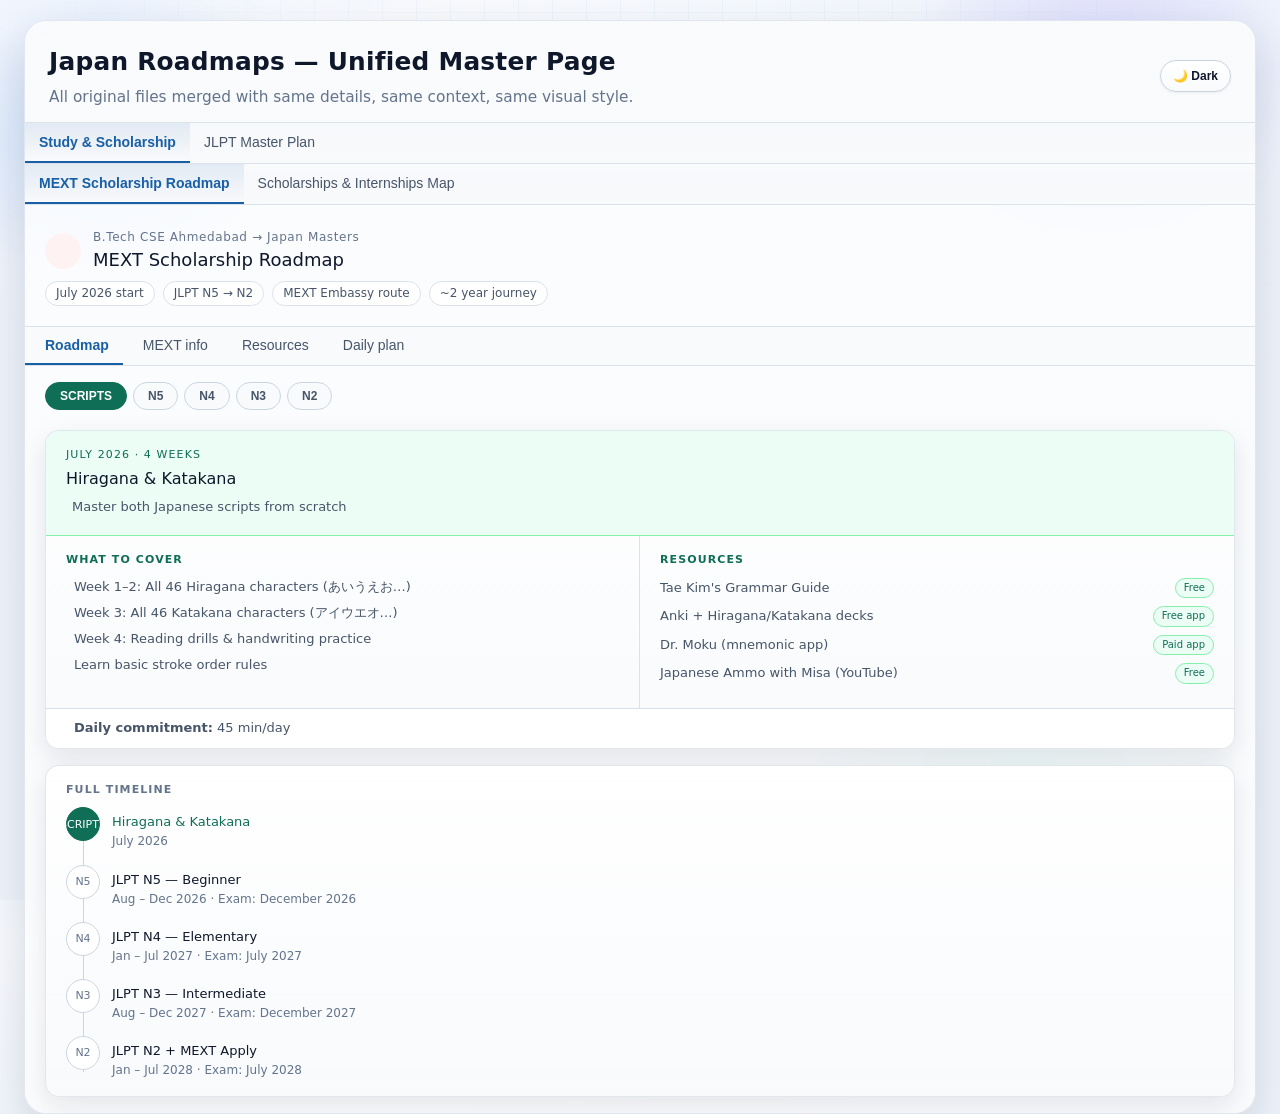
<file: index.html>
<!DOCTYPE html>
<html lang="en">
<head>
<meta charset="UTF-8" />
<meta name="viewport" content="width=device-width, initial-scale=1.0" />
<title>Japan Study & JLPT Master Roadmaps (Merged)</title>
<style>
:root{
  --font-sans: Inter, ui-sans-serif, system-ui, -apple-system, BlinkMacSystemFont, "Segoe UI", sans-serif;

  --bg: radial-gradient(1200px 500px at 10% -20%, #e8f0ff 0%, #f7f9fd 45%, #eef3fb 100%);
  --surface-1: #ffffff;
  --surface-2: #f8fafc;
  --surface-soft: #f3f6fc;
  --glass: rgba(255,255,255,.72);

  --text-primary: #0f172a;
  --text-secondary: #475569;
  --text-muted: #64748b;
  --text-accent: #185fa5;
  --text-success: #0f6e56;
  --text-danger: #9b2c2c;
  --text-warning: #854f0b;
  --text-pro: #534ab7;

  --fill-accent: #185fa5;
  --bg-accent: #eaf3ff;
  --bg-success: #ecfdf5;
  --bg-danger: #fef2f2;
  --bg-warning: #fff7ed;
  --bg-pro: #f5f3ff;

  --border: #dbe2ea;
  --border-strong: #cbd5e1;
  --border-accent: #93c5fd;
  --border-success: #86efac;
  --border-danger: #fda4af;
  --border-warning: #fdba74;
  --border-pro: #c4b5fd;

  --radius: 14px;
  --radius-lg: 18px;

  --shadow-xs: 0 1px 3px rgba(15, 23, 42, .06);
  --shadow-sm: 0 4px 12px rgba(15, 23, 42, .06);
  --shadow-md: 0 10px 28px rgba(15, 23, 42, .10);
  --shadow-lg: 0 20px 44px rgba(15, 23, 42, .14);

  --neo-1: #6aa7ff;
  --neo-2: #8b7bff;
  --neo-3: #37d6c4;
}

/* DARK THEME */
[data-theme="dark"]{
  --bg: radial-gradient(1200px 600px at 8% -15%, #0e1b34 0%, #0b1224 42%, #090f1d 100%);
  --surface-1: #0f172a;
  --surface-2: #111c32;
  --surface-soft: #0f1a30;
  --glass: rgba(15, 23, 42, .72);

  --text-primary: #e5edf9;
  --text-secondary: #b8c4d8;
  --text-muted: #8da0bf;
  --text-accent: #7eb5ff;
  --text-success: #48d5a8;
  --text-danger: #ff8f8f;
  --text-warning: #ffc778;
  --text-pro: #b9a7ff;

  --fill-accent: #7eb5ff;
  --bg-accent: rgba(66, 125, 221, .16);
  --bg-success: rgba(30, 166, 112, .17);
  --bg-danger: rgba(205, 74, 74, .15);
  --bg-warning: rgba(205, 139, 42, .16);
  --bg-pro: rgba(124, 95, 244, .16);

  --border: #253452;
  --border-strong: #2f446b;
  --border-accent: #4f8ce6;
  --border-success: #35b788;
  --border-danger: #d97a7a;
  --border-warning: #d89d54;
  --border-pro: #8676ea;

  --shadow-xs: 0 1px 3px rgba(0,0,0,.30);
  --shadow-sm: 0 4px 12px rgba(0,0,0,.30);
  --shadow-md: 0 10px 28px rgba(0,0,0,.36);
  --shadow-lg: 0 20px 44px rgba(0,0,0,.45);

  --neo-1: #6aa7ff;
  --neo-2: #a68cff;
  --neo-3: #3fe0cf;
}

*{box-sizing:border-box}
html,body{height:100%}
html.theme-anim,
html.theme-anim *,
html.theme-anim *::before,
html.theme-anim *::after{
  transition:
    background-color .35s ease,
    color .35s ease,
    border-color .35s ease,
    box-shadow .35s ease,
    fill .35s ease,
    stroke .35s ease !important;
}
body{
  margin:0;
  background:var(--bg);
  color:var(--text-primary);
  font-family:var(--font-sans);
  -webkit-font-smoothing:antialiased;
  text-rendering:optimizeLegibility;
  line-height:1.45;
  position:relative;
  overflow-x:hidden;
}

/* Futuristic animated background layers */
body::before, body::after{
  content:"";
  position:fixed;
  inset:-10% -10%;
  z-index:-3;
  pointer-events:none;
}
body::before{
  background:
    radial-gradient(300px 220px at 15% 20%, color-mix(in srgb, var(--neo-1) 26%, transparent), transparent 70%),
    radial-gradient(280px 220px at 80% 15%, color-mix(in srgb, var(--neo-2) 24%, transparent), transparent 72%),
    radial-gradient(320px 250px at 75% 80%, color-mix(in srgb, var(--neo-3) 20%, transparent), transparent 72%);
  filter:blur(16px);
  animation:auraShift 14s ease-in-out infinite alternate;
}
body::after{
  z-index:-2;
  opacity:.18;
  background-image:
    linear-gradient(to right, color-mix(in srgb, var(--text-accent) 20%, transparent) 1px, transparent 1px),
    linear-gradient(to bottom, color-mix(in srgb, var(--text-accent) 16%, transparent) 1px, transparent 1px);
  background-size: 34px 34px;
  mask-image: radial-gradient(circle at 50% 35%, #000 28%, transparent 72%);
}
@keyframes auraShift{
  0%{transform:translate3d(0,0,0) scale(1)}
  100%{transform:translate3d(1.5%, -1%, 0) scale(1.04)}
}

/* click ripple */
.click-anim{
  position:relative;
  overflow:hidden;
}
.click-anim::after{
  content:"";
  position:absolute;
  left:50%;
  top:50%;
  width:8px;height:8px;
  border-radius:999px;
  background:color-mix(in srgb, var(--text-accent) 35%, transparent);
  transform:translate(-50%,-50%) scale(1);
  opacity:0;
  pointer-events:none;
}
.click-anim:active::after{
  animation:ripple .45s ease-out;
}
@keyframes ripple{
  0%{opacity:.55; transform:translate(-50%,-50%) scale(1)}
  100%{opacity:0; transform:translate(-50%,-50%) scale(20)}
}

#app{
  width:min(1500px, calc(100% - 2rem));
  margin:clamp(8px, 1.6vw, 24px) auto;
  min-height:calc(100vh - 1.25rem);
  background:var(--glass);
  border:1px solid color-mix(in srgb, var(--border) 80%, transparent);
  border-radius:clamp(12px, 1.8vw, 22px);
  overflow:hidden;
  box-shadow:var(--shadow-lg);
  backdrop-filter: blur(10px);
}
.sr-only{position:absolute;width:1px;height:1px;padding:0;margin:-1px;overflow:hidden;clip:rect(0,0,0,0);border:0}

.theme-toggle{
  margin-left:auto;
  border:1px solid var(--border-strong);
  background:linear-gradient(180deg, var(--surface-1), var(--surface-2));
  color:var(--text-primary);
  padding:8px 12px;
  border-radius:999px;
  font-size:12px;
  font-weight:700;
  cursor:pointer;
  box-shadow:var(--shadow-xs);
  transition:.2s ease;
}
.theme-toggle:hover{transform:translateY(-1px); box-shadow:var(--shadow-sm)}
.theme-toggle:active{transform:translateY(0)}

/* Header + top nav */
.top-wrap{
  position:sticky;
  top:0;
  z-index:100;
  border-bottom:0.5px solid var(--border);
  background:linear-gradient(180deg, color-mix(in srgb, var(--surface-2) 92%, transparent), color-mix(in srgb, var(--surface-2) 82%, transparent));
  backdrop-filter:blur(12px);
}
.top-head{
  padding:clamp(0.9rem, 1.8vw, 1.4rem) clamp(0.95rem, 2vw, 1.5rem) .9rem;
  display:flex;align-items:center;gap:10px;
}
.top-title{margin:0;font-size:clamp(1.02rem, .95rem + .7vw, 1.45rem);font-weight:700;letter-spacing:.01em}
.top-sub{margin:6px 0 0;font-size:clamp(.76rem, .7rem + .24vw, .95rem);color:var(--text-muted)}

.main-tabs,.sub-tabs{
  display:flex;overflow-x:auto;border-top:0.5px solid var(--border);scrollbar-width:thin;
  background:color-mix(in srgb, var(--surface-2) 86%, transparent);
}
.main-tabs::-webkit-scrollbar,.sub-tabs::-webkit-scrollbar{height:8px}
.main-tabs::-webkit-scrollbar-thumb,.sub-tabs::-webkit-scrollbar-thumb{background:var(--border-strong);border-radius:999px}

.main-tab,.sub-tab{
  padding:11px 14px;border:none;background:none;cursor:pointer;display:flex;align-items:center;gap:6px;
  font-size:13px;border-bottom:2px solid transparent;white-space:nowrap;flex-shrink:0;transition:all .18s ease;
  position:relative;overflow:hidden;
}
.main-tab::after,.sub-tab::after{
  content:"";position:absolute;inset:0;transform:translateX(-120%);
  background:linear-gradient(120deg, transparent 35%, color-mix(in srgb, var(--text-accent) 16%, transparent) 50%, transparent 65%);
  transition:transform .55s ease;
}
.main-tab:hover::after,.sub-tab:hover::after{transform:translateX(120%)}
.main-tab.on,.sub-tab.on{
  color:var(--text-accent);border-bottom-color:var(--fill-accent);font-weight:700;
  background:linear-gradient(180deg, color-mix(in srgb, var(--text-accent) 10%, transparent), transparent);
}
.main-tab:not(.on),.sub-tab:not(.on){color:var(--text-secondary)}

.page{padding:0}
.hidden{display:none}

/* page switch animation */
.page-enter{
  animation:pageIn .28s ease;
}
@keyframes pageIn{
  from{opacity:0; transform:translateY(8px) scale(.995)}
  to{opacity:1; transform:translateY(0) scale(1)}
}

/* Shared styles from source files */
.tb,.tab-btn,.tabbtn{
  padding:10px 14px;border:none;background:none;cursor:pointer;display:flex;align-items:center;gap:6px;
  font-size:13px;border-bottom:2px solid transparent;white-space:nowrap;flex-shrink:0;transition:all .16s ease;
  position:relative;overflow:hidden;
}
.tb.on,.tab-btn.active,.tabbtn.on{color:var(--text-accent);border-bottom-color:var(--fill-accent);font-weight:700}
.tb:not(.on),.tab-btn:not(.active),.tabbtn:not(.on){color:var(--text-secondary)}
.tb:hover,.tab-btn:hover,.tabbtn:hover{background:color-mix(in srgb, var(--border-strong) 35%, transparent)}

.cd,.card,.card2{
  background:linear-gradient(180deg, color-mix(in srgb, var(--surface-1) 96%, transparent), color-mix(in srgb, var(--surface-2) 96%, transparent));
  border:1px solid color-mix(in srgb, var(--border) 82%, transparent);
  border-radius:var(--radius);
  box-shadow:var(--shadow-sm);
  transition:transform .2s ease, box-shadow .2s ease, border-color .2s ease;
}
.cd:hover,.card:hover,.card2:hover{
  transform:translateY(-2px);
  box-shadow:var(--shadow-md);
  border-color:color-mix(in srgb, var(--text-accent) 32%, var(--border));
}
.cd{padding:1rem 1.25rem;margin-bottom:10px}
.card{border-radius:var(--radius)}
.card2{padding:1rem 1.25rem;margin-bottom:10px}

.lb,.section-label,.lbl{font-size:11px;font-weight:700;text-transform:uppercase;letter-spacing:.1em;margin:0 0 10px}
.tg,.tag,.badge{font-size:10px;padding:2px 8px;border-radius:999px;border:0.5px solid;white-space:nowrap}
.badge{margin-left:8px}
.kv{display:flex;gap:1rem;padding:7px 0;border-bottom:0.5px solid var(--border)}
.kv:last-child{border-bottom:none}
.kvl{min-width:116px;font-size:12px;font-weight:600;color:var(--text-muted)}
.kvv{font-size:13px;color:var(--text-primary);line-height:1.55}
.qa{padding:10px 0;border-bottom:0.5px solid var(--border)}
.qa:last-child{border-bottom:none;padding-bottom:0}

.pill-btn,.lvlpill{
  padding:6px 14px;border-radius:999px;font-size:12px;font-weight:700;cursor:pointer;white-space:nowrap;
  transition:all .18s ease;border:0.5px solid var(--border-strong);background:var(--surface-2);color:var(--text-secondary);
}
.pill-btn:hover,.lvlpill:hover{transform:translateY(-1px);box-shadow:var(--shadow-xs)}
.pill-btn:active,.lvlpill:active{transform:translateY(0)}

.row-item{display:flex;gap:12px;align-items:flex-start}
.stat{
  flex:1;text-align:center;padding:10px 4px;border-radius:10px;background:var(--surface-1);
  border:0.5px solid var(--border);box-shadow:inset 0 0 0 1px color-mix(in srgb, #fff 24%, transparent);
}
.statn{font-size:18px;font-weight:700;margin:0}
.statl{font-size:10px;color:var(--text-muted);margin:2px 0 0;text-transform:uppercase;letter-spacing:.05em}
.bk,.yt,.tip{padding:10px 0;border-bottom:0.5px solid var(--border)}
.bk:last-child,.yt:last-child,.tip:last-child{border-bottom:none;padding-bottom:0}
.yt,.tip{display:flex;gap:10px;align-items:flex-start}

/* Big screens (PC/TV) */
@media (min-width: 1280px){
  body{font-size:16px}
  .top-title{font-size:1.55rem}
  .top-sub{font-size:.96rem}
  .main-tab,.sub-tab,.tb,.tab-btn,.tabbtn{font-size:14px}
  .kvl,.kvv{font-size:14px}
  .card,.cd,.card2{box-shadow:var(--shadow-md)}
  #app{width:min(1750px, calc(100% - 3rem))}
}

/* Laptop/tablet */
@media (max-width: 1024px){
  #app{width:min(1200px, calc(100% - 1rem)); margin:8px auto}
}

/* Mobile */
@media (max-width: 860px){
  #app{width:100%;margin:0;min-height:100vh;border:none;border-radius:0}
  .top-wrap{top:0}
  .top-head{padding:.92rem .95rem .74rem}
  .main-tab,.sub-tab,.tb,.tab-btn,.tabbtn{padding:10px 12px;font-size:12.5px}
  .kv{flex-direction:column;gap:3px}
  .kvl{min-width:unset}
  .cd,.card2{padding:.92rem 1rem}

  [style*="grid-template-columns:minmax(0,1fr) minmax(0,1fr)"]{display:block !important}
  [style*="grid-template-columns:minmax(0,1fr) minmax(0,1fr)"] > div{
    border-right:none !important;
    border-bottom:0.5px solid var(--border)
  }
  [style*="grid-template-columns:minmax(0,1fr) minmax(0,1fr)"] > div:last-child{border-bottom:none}
}

/* Tiny mobile */
@media (max-width: 480px){
  .top-title{font-size:1rem}
  .top-sub{font-size:.77rem}
  .badge,.tg,.tag{font-size:9px;padding:2px 7px}
}

/* Reduced motion */
@media (prefers-reduced-motion: reduce){
  *{transition:none !important; animation:none !important}
  body::before{animation:none}
}
</style>
</head>
<body>
<h2 class="sr-only">Merged page: MEXT scholarship roadmap, scholarships/internships map, JLPT N5-N1 syllabus</h2>
<div id="app">
  <div class="top-wrap">
    <div class="top-head">
  <div>
    <h1 class="top-title">Japan Roadmaps — Unified Master Page</h1>
    <p class="top-sub">All original files merged with same details, same context, same visual style.</p>
  </div>
  <button id="themeToggle" class="theme-toggle" type="button" aria-label="Toggle dark mode">🌙 Dark</button>
</div>
    <div class="main-tabs" id="mainTabs"></div>
    <div class="sub-tabs" id="subTabs"></div>
  </div>

  <div class="page" id="page-mext"></div>
  <div class="page hidden" id="page-map"></div>
  <div class="page hidden" id="page-jlpt"></div>
</div>

<script>
/* =========================
   GLOBAL TOP-LEVEL NAV
========================= */
const MAIN = [
  {id:"study", label:"Study & Scholarship"},
  {id:"language", label:"JLPT Master Plan"}
];
const SUB = {
  study: [
    {id:"mext", label:"MEXT Scholarship Roadmap"},
    {id:"map", label:"Scholarships & Internships Map"}
  ],
  language: [
    {id:"jlpt", label:"JLPT N5 → N1 Roadmap"}
  ]
};
let topState = { main:"study", sub:"mext" };

function renderTopNav(){
  const mainTabs = document.getElementById("mainTabs");
  const subTabs = document.getElementById("subTabs");

  mainTabs.innerHTML = MAIN.map(m => `
    <button class="main-tab click-anim ${topState.main===m.id?"on":""}" onclick="setMain('${m.id}')">${m.label}</button>
  `).join("");

  subTabs.innerHTML = SUB[topState.main].map(s => `
    <button class="sub-tab click-anim ${topState.sub===s.id?"on":""}" onclick="setSub('${s.id}')">${s.label}</button>
  `).join("");

  const pages = ["page-mext","page-map","page-jlpt"];
  pages.forEach(id => document.getElementById(id).classList.remove("page-enter"));

  document.getElementById("page-mext").classList.toggle("hidden", topState.sub!=="mext");
  document.getElementById("page-map").classList.toggle("hidden", topState.sub!=="map");
  document.getElementById("page-jlpt").classList.toggle("hidden", topState.sub!=="jlpt");

  const activePageId = topState.sub === "mext" ? "page-mext" : topState.sub === "map" ? "page-map" : "page-jlpt";
  const activePage = document.getElementById(activePageId);
  requestAnimationFrame(() => activePage.classList.add("page-enter"));
}
function setMain(m){
  topState.main = m;
  topState.sub = SUB[m][0].id;
  renderTopNav();
}
function setSub(s){
  topState.sub = s;
  renderTopNav();
}

/* =========================
   BLOCK 1: mext_japan_roadmap.html
========================= */
(function initMextRoadmap(){
const mount = document.getElementById("page-mext");

const phases=[
  {id:0,tag:"SCRIPTS",name:"Hiragana & Katakana",period:"July 2026",duration:"4 weeks",col:"teal",goal:"Master both Japanese scripts from scratch",milestones:["Week 1–2: All 46 Hiragana characters (あいうえお…)","Week 3: All 46 Katakana characters (アイウエオ…)","Week 4: Reading drills & handwriting practice","Learn basic stroke order rules"],resources:[{n:"Tae Kim's Grammar Guide",t:"Free"},{n:"Anki + Hiragana/Katakana decks",t:"Free app"},{n:"Dr. Moku (mnemonic app)",t:"Paid app"},{n:"Japanese Ammo with Misa (YouTube)",t:"Free"}],exam:null,daily:"45 min/day"},
  {id:1,tag:"N5",name:"JLPT N5 — Beginner",period:"Aug – Dec 2026",duration:"5 months",col:"blue",goal:"Pass JLPT N5 in December 2026",milestones:["Vocabulary: ~800 words","Kanji: ~100 characters","Grammar: ~100 patterns (は, が, で, に…)","Basic greetings, self-intro, daily phrases","Read simple sentences in hiragana & basic kanji"],resources:[{n:"Genki I Textbook",t:"Book"},{n:"JLPT Sensei (jlptsensei.com)",t:"Free web"},{n:"Anki — Core 2000 N5 deck",t:"Free app"},{n:"NHK Web Easy (nhk.or.jp/easy)",t:"Free web"},{n:"JapanesePod101",t:"Freemium"}],exam:"December 2026",daily:"1.5 hrs/day"},
  {id:2,tag:"N4",name:"JLPT N4 — Elementary",period:"Jan – Jul 2027",duration:"7 months",col:"purple",goal:"Pass JLPT N4 in July 2027",milestones:["Vocabulary: ~1,500 words total","Kanji: ~300 characters total","Grammar: ~200 patterns","Conversations: shopping, transport, directions","Read simple texts about daily life"],resources:[{n:"Genki I & II (complete both)",t:"Book"},{n:"Bunpro.jp — grammar SRS",t:"Freemium"},{n:"WaniKani — kanji learning",t:"Paid"},{n:"Anime with JP subtitles (Shirokuma Cafe)",t:"Free"},{n:"Anki — Core 2000 N4 deck",t:"Free app"}],exam:"July 2027",daily:"2 hrs/day"},
  {id:3,tag:"N3",name:"JLPT N3 — Intermediate",period:"Aug – Dec 2027",duration:"5 months",col:"amber",goal:"Pass JLPT N3 in December 2027",milestones:["Vocabulary: ~3,750 words total","Kanji: ~650 characters total","Complex sentence structures & connectors","Understand main points of everyday texts","Start reading basic academic/tech content in Japanese"],resources:[{n:"Tobira — Intermediate Textbook",t:"Book"},{n:"So-Matome N3 series",t:"Book"},{n:"NHK Easy News — daily reading",t:"Free web"},{n:"Bunpro.jp N3 grammar path",t:"Freemium"},{n:"Comprehensible Japanese (YouTube)",t:"Free"}],exam:"December 2027",daily:"2–2.5 hrs/day"},
  {id:4,tag:"N2",name:"JLPT N2 + MEXT Apply",period:"Jan – Jul 2028",duration:"7 months",col:"coral",goal:"Pass JLPT N2 & submit your MEXT application",milestones:["Vocabulary: ~6,000 words total","Kanji: ~1,000 characters total","Academic writing in Japanese","Email Japanese professors (Jan–Mar 2028)","Draft Research Proposal & SOP","MEXT Embassy Application: April–June 2028"],resources:[{n:"So-Matome N2 full series",t:"Book"},{n:"JLPT Official Practice Tests (N2)",t:"Book"},{n:"Japanese academic papers in your field",t:"Practice"},{n:"MEXT application portal (mext.go.jp)",t:"Official"}],exam:"July 2028",daily:"3 hrs/day"},
];

const mextSteps=[
  {n:"1",title:"Research labs & professors",desc:"Browse university websites, Google Scholar, and ResearchGate to find CSE labs that match your interest (AI, Systems, Networks, etc.)."},
  {n:"2",title:"Email professors for PoA",desc:"Get a Pre-acceptance letter from a professor. This greatly strengthens your application. Start emailing from January 2028."},
  {n:"3",title:"Watch for embassy notification",desc:"Check the Embassy of Japan in India website. Applications typically open April–June 2028 for the following academic year."},
  {n:"4",title:"Prepare your documents",desc:"University transcripts, Research Proposal (2,000–3,000 words), 2 recommendation letters, medical certificate, passport photos."},
  {n:"5",title:"Primary screening in India",desc:"Embassy shortlists candidates based on documents and conducts an interview in India."},
  {n:"6",title:"University placement",desc:"Shortlisted candidates are matched with Japanese universities. Confirm your professor and lab."},
  {n:"7",title:"Official MEXT award",desc:"Japanese university + MEXT officially notify you. Stipend of ¥144,000/month begins from enrollment."},
];

const topUnis=[
  {name:"University of Tokyo (UTokyo)",field:"CS, AI, Systems"},
  {name:"Osaka University",field:"AI, Networks, Security"},
  {name:"Tohoku University",field:"Systems, HPC, Materials+CS"},
  {name:"Tokyo Institute of Technology",field:"CS, Robotics, ML"},
  {name:"Kyoto University",field:"AI, Math-CS, Theoretical"},
  {name:"Keio University",field:"CS, HCI, Networks"},
];

const resources=[
  {cat:"Apps (free)",icon:"ti-device-mobile",items:["Anki — SRS flashcards; download JLPT N5/N4/N3/N2 decks from AnkiWeb","Duolingo Japanese — for building a daily consistency habit","HelloTalk — chat & call with native Japanese speakers","Bunpro.jp — grammar spaced repetition system, structured by JLPT level"]},
  {cat:"Textbooks",icon:"ti-book",items:["Genki I & II (N5–N4) — most widely used beginner series globally","Tobira (N3) — intermediate bridge; rich reading passages & kanji","So-Matome N3 & N2 — compact exam-focused workbooks, one per skill","JLPT Official Practice Tests — use these in the final 2–3 months before each exam"]},
  {cat:"Free websites",icon:"ti-world",items:["jlptsensei.com — free vocab, kanji & grammar lists for each level","jisho.org — best Japanese–English dictionary; use it every single day","nhk.or.jp/easy — NHK Easy News; start at N4, essential habit by N3","tae-kim.com — free grammar guide; great supplementary reference","wanikani.com — structured kanji + vocab (paid, but highly effective)"]},
  {cat:"Immersion content",icon:"ti-player-play",items:["Anime: Shirokuma Cafe, Chi's Sweet Home (N5–N4 level, very slow speech)","Doraemon, Naruto with Japanese subtitles (N4–N3 level)","Comprehensible Japanese (YouTube) — graded listening input, structured","JDrama on Netflix with JP audio + JP subtitles (N3+ level)","Nihongo con Teppei for Beginners (podcast) — natural daily Japanese"]},
  {cat:"CSE Japan prep",icon:"ti-cpu",items:["JREC-IN Portal — Japan's academic research job board; search labs by field","ResearchGate / Google Scholar — find papers from your target professors","IEEEXplore, ACM DL — read papers from labs you want to join","University lab pages: UTokyo, Osaka U, Tohoku, Tokyo Tech, Kyoto","mext.go.jp (English section) — official MEXT scholarship information"]},
];

const schedule=[
  {time:"6:00–6:30 AM",task:"Anki flashcards — vocab & kanji review",icon:"ti-cards"},
  {time:"7:00–7:30 AM",task:"Grammar study — Genki / Tobira lesson",icon:"ti-book"},
  {time:"Lunch break (~15 min)",task:"NHK Easy News — read one article aloud",icon:"ti-news"},
  {time:"8:00–8:30 PM",task:"JLPT practice questions from past papers",icon:"ti-pencil"},
  {time:"9:00–9:30 PM",task:"Listening: anime, podcast, or shadowing",icon:"ti-headphones"},
  {time:"Weekends (2–3 hrs)",task:"Mock tests, writing practice, HelloTalk conversations",icon:"ti-calendar"},
];

const academicTips=[
  {icon:"ti-chart-bar",text:"Maintain CGPA ≥ 7.5 — MEXT is competitive, a strong GPA matters a lot"},
  {icon:"ti-code",text:"Do projects & internships aligned with your target research area (AI, Systems, Networks, etc.)"},
  {icon:"ti-mail",text:"Email 5–10 Japanese professors from January 2028 onwards to get Pre-Acceptance (PoA)"},
  {icon:"ti-file-text",text:"Start drafting your Research Proposal from 6th semester — refine it each semester"},
  {icon:"ti-star",text:"Get 2 strong recommendation letters from professors who know your work closely"},
  {icon:"ti-language",text:"If your target lab works in English, JLPT N2 + a strong TOEFL/IELTS = very competitive"},
];

const colMap={
  teal:{bg:"var(--bg-success)",border:"var(--border-success)",text:"var(--text-success)",fill:"#0F6E56"},
  blue:{bg:"var(--bg-accent)",border:"var(--border-accent)",text:"var(--text-accent)",fill:"#185FA5"},
  purple:{bg:"var(--bg-pro)",border:"var(--border-pro)",text:"var(--text-pro)",fill:"#534AB7"},
  amber:{bg:"var(--bg-warning)",border:"var(--border-warning)",text:"var(--text-warning)",fill:"#854F0B"},
  coral:{bg:"var(--bg-danger)",border:"var(--border-danger)",text:"var(--text-danger)",fill:"#993C1D"},
};

let state={tab:"roadmap",phase:0};

function render(){
  const {tab,phase:pi}=state;
  const p=phases[pi];
  const c=colMap[p.col];

  const tabs=[
    {id:"roadmap",label:"Roadmap",icon:"ti-map"},
    {id:"mext",label:"MEXT info",icon:"ti-award"},
    {id:"resources",label:"Resources",icon:"ti-books"},
    {id:"schedule",label:"Daily plan",icon:"ti-calendar-time"},
  ];

  let body="";

  if(tab==="roadmap"){
    const pills=phases.map((ph,i)=>{
      const pc=colMap[ph.col];
      const a=i===pi;
      return `<button class="pill-btn click-anim" onclick="setStateMext({phase:${i}})" style="border:0.5px solid ${a?pc.fill:"var(--border-strong)"};background:${a?pc.fill:"var(--surface-2)"};color:${a?"#fff":"var(--text-secondary)"}">${ph.tag}</button>`;
    }).join("");

    const milestones=p.milestones.map(m=>`<div style="display:flex;gap:8px;margin-bottom:8px;font-size:13px"><i class="ti ti-circle-check" style="font-size:15px;color:${c.text};flex-shrink:0;margin-top:1px" aria-hidden="true"></i><span style="color:var(--text-secondary);line-height:1.4">${m}</span></div>`).join("");
    const resItems=p.resources.map(r=>`<div style="display:flex;justify-content:space-between;align-items:center;margin-bottom:8px"><span style="font-size:13px;color:var(--text-secondary)">${r.n}</span><span class="badge" style="background:${c.bg};color:${c.text};border:0.5px solid ${c.border}">${r.t}</span></div>`).join("");
    const tl=phases.map((ph,i)=>{
      const pc=colMap[ph.col];const a=i===pi;
      return `<div onclick="setStateMext({phase:${i}})" style="display:flex;gap:12px;align-items:flex-start;margin-bottom:${i<phases.length-1?"14px":"0"};cursor:pointer">
        <div style="width:34px;height:34px;border-radius:50%;background:${a?pc.fill:"var(--surface-1)"};border:0.5px solid ${a?pc.fill:"var(--border-strong)"};color:${a?"#fff":"var(--text-muted)"};display:flex;align-items:center;justify-content:center;font-weight:500;font-size:11px;flex-shrink:0;z-index:1">${ph.tag}</div>
        <div style="padding-top:6px"><p style="margin:0;font-size:13px;font-weight:${a?500:400};color:${a?pc.fill:"var(--text-primary)"}">${ph.name}</p><p style="margin:1px 0 0;font-size:12px;color:var(--text-muted)">${ph.period}${ph.exam?" · Exam: "+ph.exam:""}</p></div>
      </div>`;
    }).join("");

    body=`
      <div style="display:flex;gap:6px;overflow-x:auto;padding-bottom:4px;margin-bottom:1rem">${pills}</div>
      <div class="card" style="overflow:hidden;margin-bottom:1rem">
        <div style="padding:1rem 1.25rem;background:${c.bg};border-bottom:0.5px solid ${c.border}">
          <div style="display:flex;justify-content:space-between;align-items:flex-start">
            <div>
              <p style="margin:0 0 4px;font-size:11px;color:${c.text};font-weight:500;text-transform:uppercase;letter-spacing:.1em">${p.period} · ${p.duration}</p>
              <h3 style="margin:0;font-size:16px;font-weight:500;color:var(--text-primary)">${p.name}</h3>
            </div>
            ${p.exam?`<div style="text-align:right"><div style="font-size:11px;color:${c.text};font-weight:500;margin-bottom:2px">Exam target</div><div style="font-size:13px;font-weight:500;color:var(--text-primary)">${p.exam}</div></div>`:""}
          </div>
          <div style="margin-top:8px;font-size:13px;color:var(--text-secondary)"><i class="ti ti-target" style="font-size:14px;vertical-align:-2px;margin-right:6px" aria-hidden="true"></i>${p.goal}</div>
        </div>
        <div style="display:grid;grid-template-columns:minmax(0,1fr) minmax(0,1fr)">
          <div style="padding:1rem 1.25rem;border-right:0.5px solid var(--border)">
            <p class="section-label" style="color:${c.text}">What to cover</p>${milestones}
          </div>
          <div style="padding:1rem 1.25rem">
            <p class="section-label" style="color:${c.text}">Resources</p>${resItems}
          </div>
        </div>
        <div style="padding:10px 1.25rem;border-top:0.5px solid var(--border);background:var(--surface-1);display:flex;align-items:center;gap:8px">
          <i class="ti ti-clock" style="font-size:15px;color:var(--text-muted)" aria-hidden="true"></i>
          <span style="font-size:13px;color:var(--text-secondary)"><strong>Daily commitment:</strong> ${p.daily}</span>
        </div>
      </div>
      <div class="card" style="padding:1rem 1.25rem">
        <p class="section-label" style="color:var(--text-muted)">Full timeline</p>
        <div style="position:relative">
          <div style="position:absolute;left:17px;top:8px;bottom:8px;width:1px;background:var(--border-strong)"></div>${tl}
        </div>
      </div>`;
  }

  if(tab==="mext"){
    const reqs=[
      {l:"Nationality",v:"Indian citizens eligible via Embassy of Japan in India"},
      {l:"Age limit",v:"Under 35 years at time of enrollment"},
      {l:"Education",v:"B.Tech degree (or completing) — GPA matters significantly"},
      {l:"Japanese",v:"JLPT N2 minimum; N1 preferred; some labs accept English"},
      {l:"English",v:"TOEFL/IELTS may be needed depending on the university"},
      {l:"Research Proposal",v:"2,000–3,000 word proposal required (very important)"},
      {l:"Stipend",v:"¥144,000/month + full tuition waived + return airfare covered"},
      {l:"Duration",v:"2.5 years: 6 months research student + 2 years Master's"},
    ].map((r,i,a)=>`<div style="display:flex;gap:1rem;padding:8px 0;border-bottom:${i<a.length-1?"0.5px solid var(--border)":"none"}"><div style="min-width:130px;font-size:13px;font-weight:500;color:var(--text-secondary)">${r.l}</div><div style="font-size:13px;color:var(--text-primary);line-height:1.4">${r.v}</div></div>`).join("");

    const steps=mextSteps.map((s,i,a)=>`<div style="display:flex;gap:12px;margin-bottom:${i<a.length-1?"14px":"0"}">
      <div style="width:26px;height:26px;border-radius:50%;background:var(--bg-accent);border:0.5px solid var(--border-accent);color:var(--text-accent);display:flex;align-items:center;justify-content:center;font-size:12px;font-weight:500;flex-shrink:0">${s.n}</div>
      <div><p style="margin:0;font-size:13px;font-weight:500">${s.title}</p><p style="margin:2px 0 0;font-size:12px;color:var(--text-muted);line-height:1.4">${s.desc}</p></div>
    </div>`).join("");

    const unis=topUnis.map((u,i,a)=>`<div style="display:flex;justify-content:space-between;align-items:center;padding:7px 0;border-bottom:${i<a.length-1?"0.5px solid var(--border)":"none"}">
      <div style="display:flex;gap:10px;align-items:center">
        <span style="font-size:11px;padding:2px 7px;border-radius:10px;background:var(--surface-1);color:var(--text-muted);border:0.5px solid var(--border)">#${i+1}</span>
        <span style="font-size:13px">${u.name}</span>
      </div>
      <span style="font-size:11px;color:var(--text-muted)">${u.field}</span>
    </div>`).join("");

    body=`
      <div class="card" style="padding:1rem 1.25rem;margin-bottom:10px"><p class="section-label" style="color:var(--text-accent)">MEXT requirements</p>${reqs}</div>
      <div class="card" style="padding:1rem 1.25rem;margin-bottom:10px"><p class="section-label" style="color:var(--text-accent)">Application process (embassy route)</p>${steps}</div>
      <div class="card" style="padding:1rem 1.25rem;margin-bottom:10px"><p class="section-label" style="color:var(--text-accent)">Top universities for CSE in Japan</p>${unis}</div>
      <div style="background:var(--bg-warning);border:0.5px solid var(--border-warning);border-radius:12px;padding:1rem 1.25rem;font-size:13px;color:var(--text-primary)">
        <i class="ti ti-info-circle" style="font-size:15px;color:var(--text-warning);margin-right:6px;vertical-align:-2px" aria-hidden="true"></i>
        <strong>MEXT vs METI:</strong> MEXT (Ministry of Education) is the primary academic scholarship for international students doing Masters/PhD — this is what you want. METI (Ministry of Economy) runs separate industry/internship programs. For CSE Masters in Japan, focus on MEXT Embassy route.
      </div>`;
  }

  if(tab==="resources"){
    body=resources.map(cat=>`<div class="card" style="padding:1rem 1.25rem;margin-bottom:10px">
      <div style="display:flex;align-items:center;gap:8px;margin-bottom:10px"><i class="ti ${cat.icon}" style="font-size:16px;color:var(--text-accent)" aria-hidden="true"></i><p style="margin:0;font-size:13px;font-weight:500;color:var(--text-primary)">${cat.cat}</p></div>
      ${cat.items.map(item=>`<div style="display:flex;gap:8px;margin-bottom:7px;font-size:13px"><i class="ti ti-arrow-right" style="font-size:14px;color:var(--text-muted);flex-shrink:0;margin-top:2px" aria-hidden="true"></i><span style="color:var(--text-secondary);line-height:1.4">${item}</span></div>`).join("")}
    </div>`).join("");
  }

  if(tab==="schedule"){
    const sched=schedule.map((s,i,a)=>`<div style="display:flex;gap:12px;padding:10px 0;border-bottom:${i<a.length-1?"0.5px solid var(--border)":"none"}">
      <div style="width:32px;height:32px;border-radius:var(--radius);background:var(--bg-accent);display:flex;align-items:center;justify-content:center;flex-shrink:0">
        <i class="ti ${s.icon}" style="font-size:16px;color:var(--text-accent)" aria-hidden="true"></i>
      </div>
      <div><p style="margin:0 0 2px;font-size:12px;color:var(--text-muted)">${s.time}</p><p style="margin:0;font-size:13px;color:var(--text-primary)">${s.task}</p></div>
    </div>`).join("");

    const tips=academicTips.map((t,i,a)=>`<div style="display:flex;gap:10px;padding:8px 0;border-bottom:${i<a.length-1?"0.5px solid var(--border)":"none"}">
      <i class="ti ${t.icon}" style="font-size:16px;color:var(--text-accent);flex-shrink:0;margin-top:1px" aria-hidden="true"></i>
      <span style="font-size:13px;color:var(--text-secondary);line-height:1.4">${t.text}</span>
    </div>`).join("");

    body=`
      <div class="card" style="padding:1rem 1.25rem;margin-bottom:10px"><p class="section-label" style="color:var(--text-accent)">Sample daily schedule (college days)</p>${sched}</div>
      <div class="card" style="padding:1rem 1.25rem;margin-bottom:10px"><p class="section-label" style="color:var(--text-accent)">Parallel academic prep (non-Japanese tasks)</p>${tips}</div>
      <div style="background:var(--bg-success);border:0.5px solid var(--border-success);border-radius:12px;padding:1rem 1.25rem">
        <div style="display:flex;gap:10px;align-items:flex-start">
          <i class="ti ti-bulb" style="font-size:20px;color:var(--text-success);flex-shrink:0" aria-hidden="true"></i>
          <div><p style="margin:0 0 4px;font-size:13px;font-weight:500">The golden rule</p><p style="margin:0;font-size:13px;color:var(--text-secondary);line-height:1.5">Consistency beats intensity. Thirty minutes every day is far more effective than five hours once a week. Japanese is a long game — especially alongside B.Tech. Trust the process, don't skip days, and progress will compound.</p></div>
        </div>
      </div>`;
  }

  const tabsHtml=tabs.map(t=>`<button class="tab-btn click-anim ${tab===t.id?"active":""}" onclick="setStateMext({tab:'${t.id}'})"><i class="ti ${t.icon}" style="font-size:15px" aria-hidden="true"></i>${t.label}</button>`).join("");

  mount.classList.remove("content-shell");
  void mount.offsetWidth;
  mount.classList.add("content-shell");

  mount.innerHTML=`
    <div style="padding:1.5rem 1.25rem 1.25rem;border-bottom:0.5px solid var(--border)">
      <div style="display:flex;align-items:center;gap:12px;margin-bottom:.5rem">
        <div style="width:36px;height:36px;border-radius:50%;background:var(--bg-danger);display:flex;align-items:center;justify-content:center"><i class="ti ti-plane" style="font-size:18px;color:var(--text-danger)" aria-hidden="true"></i></div>
        <div><p style="margin:0;font-size:12px;color:var(--text-muted);font-weight:500;letter-spacing:.05em">B.Tech CSE Ahmedabad → Japan Masters</p><h2 style="margin:0;font-size:18px;font-weight:500">MEXT Scholarship Roadmap</h2></div>
      </div>
      <div style="display:flex;gap:8px;flex-wrap:wrap">
        ${["July 2026 start","JLPT N5 → N2","MEXT Embassy route","~2 year journey"].map(tag=>`<span style="font-size:12px;padding:3px 10px;border-radius:20px;background:var(--surface-1);border:0.5px solid var(--border);color:var(--text-secondary)">${tag}</span>`).join("")}
      </div>
    </div>
    <div style="display:flex;border-bottom:0.5px solid var(--border);background:var(--surface-2);overflow-x:auto">${tabsHtml}</div>
    <div style="padding:1rem 1.25rem">${body}</div>`;
}
window.setStateMext=function(patch){state=Object.assign({},state,patch);render();}
render();
})();

/* =========================
   BLOCK 2: japan_scholarships_internships_roadmap.html
========================= */
(function initScholarshipMap(){
const mount = document.getElementById("page-map");

const CM={blue:{bg:"var(--bg-accent)",border:"var(--border-accent)",text:"var(--text-accent)",fill:"#185FA5"},teal:{bg:"var(--bg-success)",border:"var(--border-success)",text:"var(--text-success)",fill:"#0F6E56"},purple:{bg:"var(--bg-pro)",border:"var(--border-pro)",text:"var(--text-pro)",fill:"#534AB7"},amber:{bg:"var(--bg-warning)",border:"var(--border-warning)",text:"var(--text-warning)",fill:"#854F0B"},coral:{bg:"var(--bg-danger)",border:"var(--border-danger)",text:"var(--text-danger)",fill:"#993C1D"}};

const scholarships=[{name:"MEXT (Embassy / University route)",col:"blue",coverage:"Full — tuition, ¥144,000–145,000/month stipend, return airfare, no application fee",level:"Master's & PhD (also UG, research, teacher training)",japanese:"Not mandatory at application; N2+ helps for Japanese-taught programs",english:"Not mandatory either, but most English-taught programs expect IELTS/TOEFL or equivalent (B2/CEFR)",how:"Apply via Japanese Embassy in India OR get a professor's recommendation for the University route",notes:"Your primary target — covered in earlier roadmaps. Embassy route deadline typically April–June for October intake."},
{name:"JASSO Honors Scholarship",col:"teal",coverage:"Partial — ¥48,000/month (varies), no tuition/airfare coverage",level:"Already-enrolled international students (any level)",japanese:"Not required to apply, but you apply only after enrolling in a Japanese university",english:"Not required",how:"Apply through your university's international student office after you've already enrolled in Japan",notes:"A backup top-up, not a standalone path to Japan — useful only after you're already there on MEXT or self-funded basis."},
{name:"University-specific scholarships",col:"purple",coverage:"Varies — many offer 30–100% tuition waiver; some include a monthly stipend",level:"Master's & PhD (most major universities: UTokyo, Osaka, Tohoku, Tokyo Tech, Kyoto)",japanese:"Not required for English-taught graduate programs",english:"Often required — IELTS/TOEFL or proof of English-medium education",how:"Apply directly through the university's graduate admissions + scholarship office once you secure a professor",notes:"Ask your prospective professor directly: 'What scholarships does this lab/university recommend for international students?' This is the single best move."},
{name:"Rotary Yoneyama Memorial Foundation",col:"amber",coverage:"Partial — monthly living allowance + round-trip travel; tuition/admission fee NOT covered",level:"Master's & PhD, mainly for students already in Japan",japanese:"Some Japanese ability expected (interview may be in Japanese)",english:"Not specifically required",how:"Apply after arriving in Japan as an enrolled student — largest private scholarship foundation in Japan",notes:"Best used as a supplementary scholarship once enrolled, similar to JASSO."},
{name:"ADB-JSP (Asian Development Bank – Japan Scholarship)",col:"coral",coverage:"Full — tuition, stipend, travel — only at specific partner universities",level:"Master's, development-related fields (some engineering/tech tracks exist)",japanese:"Not required",english:"Required — programs are taught in English; IELTS/TOEFL typically needed",how:"Apply directly to designated ADB partner universities in Japan (a limited list, check each program)",notes:"Worth checking if a CSE-adjacent program (e.g. ICT for development, data science) exists at a partner university."}];

const internships=[{name:"METI Japan Internship Program",col:"teal",stipend:"~¥90,000/month + flights, accommodation, local transport, insurance, interpreter support",duration:"Several weeks to a few months (varies by course/track)",jlpt:"Not required — English communication ability is sufficient",eligibility:"Ages 18–39, from developing/emerging countries across Asia, Africa, Latin America (India qualifies)",how:"Apply via the official METI Japan Internship Program portal (internshipprogram.go.jp) during open application windows",notes:"Government-backed and explicitly designed for students like you — no Japanese required, fully funded. This is your strongest near-term option."},
{name:"Sakura Science Program (JST)",col:"blue",stipend:"Fully funded short exchange — flights, accommodation, and a daily allowance covered",duration:"Typically 1–2 weeks (short-term STEM exchange, not a long internship)",jlpt:"Not required",eligibility:"University STEM students nominated through partnership programs or open calls",how:"Apply through Japan Science and Technology Agency (JST) calls, often advertised via your university's international office",notes:"Excellent first exposure to Japan and to a lab — many participants later get research-student offers from the same professor. Worth doing even in your 2nd or 3rd year."},
{name:"Corporate internships (Rakuten, Mercari, LINE Yahoo, NEC, IBM Japan)",col:"purple",stipend:"Varies — many global tech companies in Japan pay a monthly salary for software engineering interns (English-medium teams)",duration:"Typically 1–3 months (summer internships) or longer for new-grad tracks",jlpt:"Often NOT required for global/English-medium engineering teams; helps for general operations",eligibility:"Open application via company career portals; competitive, CS skills and a strong GitHub/project portfolio matter most",how:"Apply directly via company career pages or platforms like Wantedly and TokyoDev, which list English-friendly Japan-based tech roles",notes:"Best fit for a CSE student aiming long-term at a Japan tech career — start applying from 3rd/4th year once you have solid coding projects."},
{name:"Vulcanus in Japan",col:"amber",stipend:"Fully funded — ¥1.9 million pro-rata grant, language course, accommodation support",duration:"8 months (4 months Japanese language + 4–8 months paid internship)",jlpt:"Not required at application — language taught as part of the program",eligibility:"EU nationals or citizens of countries associated with the EU Single Market Programme ONLY",how:"Apply via the EU-Japan Centre for Industrial Cooperation",notes:"Excellent program, but currently restricted to EU/SMP nationals — not open to Indian citizens. Listed here so you don't waste time chasing it."}];

const mextFaq=[{q:"Does MEXT require IELTS or TOEFL?",a:"No, not mandatory at the embassy application stage. MEXT's own eligibility rules ask for proof of EITHER Japanese OR English proficiency, OR proof that your prior education was conducted in that language. If you submit a JLPT score, that alone can satisfy the requirement — IELTS/TOEFL is not compulsory if you go the Japanese-language route."},{q:"Then why do some universities ask for IELTS/TOEFL?",a:"Individual graduate schools (UTokyo, Kyoto, Osaka etc.) set their own admission requirements separately from MEXT's eligibility rules. If you apply to an English-taught program, the university itself will usually require IELTS (5.5+) or TOEFL iBT (72+), roughly CEFR B2 level — this is a university admission requirement, not a MEXT scholarship requirement."},{q:"So what should I actually prepare?",a:"Since your plan is JLPT N2 by mid-2028, you can apply via the Japanese-proficiency route and skip IELTS/TOEFL entirely for the MEXT scholarship itself. However, IF your target lab's program is English-taught, that university may still require IELTS/TOEFL regardless of MEXT. Check your specific target program's language of instruction before deciding."},{q:"Can I submit proof instead of a test score?",a:"Yes — if your B.Tech was conducted with English as the primary medium of instruction, you can often submit a certificate from your university confirming this, which exempts you from submitting a separate English test score for MEXT purposes."}];

let tab="scholarships";

function render(){
  const tabs=[{id:"scholarships",label:"Scholarships",icon:"ti-award"},{id:"internships",label:"Internships",icon:"ti-briefcase"},{id:"mext",label:"MEXT & IELTS/TOEFL",icon:"ti-help-circle"}];
  let body="";

  if(tab==="scholarships"){
    body=`<div style="background:var(--bg-warning);border:0.5px solid var(--border-warning);border-radius:12px;padding:.9rem 1.1rem;margin-bottom:12px;font-size:13px;color:var(--text-primary);line-height:1.55">
      <i class="ti ti-info-circle" style="font-size:15px;color:var(--text-warning);margin-right:6px;vertical-align:-2px" aria-hidden="true"></i>
      Of these, only <strong>MEXT (Embassy/University route)</strong> can get you to Japan fully funded BEFORE you arrive. JASSO, Rotary, and most university scholarships are supplementary — applied for after you're already enrolled or after securing a professor.
    </div>` +
    scholarships.map(s=>{
      const c=CM[s.col];
      return `<div class="cd">
        <div style="display:flex;justify-content:space-between;align-items:flex-start;margin-bottom:10px;gap:8px">
          <h3 style="margin:0;font-size:15px;font-weight:500">${s.name}</h3>
          <span class="tg" style="background:${c.bg};color:${c.text};border-color:${c.border};flex-shrink:0">${s.level.split(",")[0].split("(")[0].trim()}</span>
        </div>
        <div class="kv"><div class="kvl">Coverage</div><div class="kvv">${s.coverage}</div></div>
        <div class="kv"><div class="kvl">Level</div><div class="kvv">${s.level}</div></div>
        <div class="kv"><div class="kvl">Japanese req.</div><div class="kvv">${s.japanese}</div></div>
        <div class="kv"><div class="kvl">English req.</div><div class="kvv">${s.english}</div></div>
        <div class="kv"><div class="kvl">How to apply</div><div class="kvv">${s.how}</div></div>
        <div style="margin-top:8px;padding-top:8px;border-top:0.5px solid var(--border);font-size:12px;color:var(--text-muted);line-height:1.5"><i class="ti ti-bulb" style="font-size:13px;color:${c.text};margin-right:5px;vertical-align:-2px" aria-hidden="true"></i>${s.notes}</div>
      </div>`;
    }).join("");
  }

  if(tab==="internships"){
    body=`<div style="background:var(--bg-success);border:0.5px solid var(--border-success);border-radius:12px;padding:.9rem 1.1rem;margin-bottom:12px;font-size:13px;color:var(--text-primary);line-height:1.55">
      <i class="ti ti-target" style="font-size:15px;color:var(--text-success);margin-right:6px;vertical-align:-2px" aria-hidden="true"></i>
      For an Indian CSE student wanting paid Japan experience without JLPT, the <strong>METI Japan Internship Program</strong> and <strong>Sakura Science Program</strong> are your most realistic near-term options — both are government-backed and explicitly open to non-Japanese-speaking applicants from India.
    </div>` +
    internships.map(s=>{
      const c=CM[s.col];
      return `<div class="cd">
        <div style="display:flex;justify-content:space-between;align-items:flex-start;margin-bottom:10px;gap:8px"><h3 style="margin:0;font-size:15px;font-weight:500">${s.name}</h3></div>
        <div class="kv"><div class="kvl">Stipend/funding</div><div class="kvv">${s.stipend}</div></div>
        <div class="kv"><div class="kvl">Duration</div><div class="kvv">${s.duration}</div></div>
        <div class="kv"><div class="kvl">JLPT needed?</div><div class="kvv">${s.jlpt}</div></div>
        <div class="kv"><div class="kvl">Eligibility</div><div class="kvv">${s.eligibility}</div></div>
        <div class="kv"><div class="kvl">How to apply</div><div class="kvv">${s.how}</div></div>
        <div style="margin-top:8px;padding-top:8px;border-top:0.5px solid var(--border);font-size:12px;color:var(--text-muted);line-height:1.5"><i class="ti ti-bulb" style="font-size:13px;color:${c.text};margin-right:5px;vertical-align:-2px" aria-hidden="true"></i>${s.notes}</div>
      </div>`;
    }).join("");
  }

  if(tab==="mext"){
    body=`<div class="cd">
      <p class="lb" style="color:var(--text-accent)">MEXT language requirement — clarified</p>
      ${mextFaq.map(f=>`<div class="qa"><p style="margin:0 0 4px;font-size:13px;font-weight:500;color:var(--text-primary)">${f.q}</p><p style="margin:0;font-size:13px;color:var(--text-secondary);line-height:1.55">${f.a}</p></div>`).join("")}
    </div>
    <div style="background:var(--bg-accent);border:0.5px solid var(--border-accent);border-radius:12px;padding:1rem 1.25rem">
      <p style="margin:0 0 4px;font-size:13px;font-weight:500"><i class="ti ti-check" style="font-size:14px;margin-right:5px;vertical-align:-2px" aria-hidden="true"></i>Bottom line for your plan</p>
      <p style="margin:0;font-size:13px;color:var(--text-secondary);line-height:1.6">Your JLPT N2-by-2028 roadmap already satisfies MEXT's own language proficiency rule on its own — you do not need to add IELTS/TOEFL prep on top of your Japanese study plan, unless the specific lab or program you target is English-taught. Confirm this only once you've identified your target professor/program.</p>
    </div>`;
  }

  const tabsHtml=tabs.map(t=>`<button class="tb click-anim ${tab===t.id?"on":""}" onclick="setTabMap('${t.id}')"><i class="ti ${t.icon}" style="font-size:15px" aria-hidden="true"></i>${t.label}</button>`).join("");

  mount.innerHTML=`
    <div style="padding:1.5rem 1.25rem 1rem;border-bottom:0.5px solid var(--border)">
      <p style="margin:0 0 4px;font-size:12px;color:var(--text-muted);font-weight:500;letter-spacing:.04em">Beyond MEXT · Funding & internship paths</p>
      <h2 style="margin:0;font-size:18px;font-weight:500">Japan Scholarships & Internships Map</h2>
    </div>
    <div style="display:flex;border-bottom:0.5px solid var(--border);background:var(--surface-2);overflow-x:auto">${tabsHtml}</div>
    <div style="padding:1rem 1.25rem">${body}</div>`;
}
window.setTabMap=function(t){tab=t;render();}
render();
})();

/* =========================
   BLOCK 3: jlpt_n5_to_n1_syllabus_roadmap.html
========================= */
(function initJlptMaster(){
const mount = document.getElementById("page-jlpt");

const levels=[{id:0,tag:"N5",name:"JLPT N5",col:"teal",vocab:"~800",kanji:"~100",grammar:"~100",hours:"325–600",desc:"Foundation level — basic everyday expressions, simple conversations, and the ability to read short, simple sentences written in hiragana, katakana, and basic kanji.",syllabus:["Hiragana & Katakana — full mastery, reading and writing","Basic sentence structure: は, が, を, に, で particles","Verb forms: ます-form (present/past, affirmative/negative)","い-adjectives and な-adjectives, basic adjective conjugation","Numbers, counters, time, dates, basic daily vocabulary","Simple て-form usage, basic requests and permissions","Reading: short passages on daily life, simple signs and notices","Listening: short, slow dialogues on familiar everyday topics"],books:[{t:"Genki I — Textbook + Workbook (3rd ed.)",tag:"Core",notes:"The industry-standard beginner course. Covers all N5 grammar and most vocabulary across 12 chapters. Do every exercise in both books."},{t:"So-Matome N5 (Grammar, Vocabulary, Kanji, Reading-Listening)",tag:"Exam prep",notes:"Use in the final 4–6 weeks before the exam to drill JLPT-format questions and confirm full syllabus coverage."},{t:"Try! N5 (try N5 mondai)",tag:"Optional",notes:"A solid alternative/supplement to So-Matome — slightly more challenging practice questions, good for extra drilling."}]},
{id:1,tag:"N4",name:"JLPT N4",col:"blue",vocab:"~1,500",kanji:"~300",grammar:"~200",hours:"575–1000",desc:"Elementary level — understanding of basic Japanese used in everyday situations, including the ability to read passages on familiar daily topics.",syllabus:["て-form extensions: ている, てある, てしまう, てもいい, てはいけない","Potential, passive, and causative-adjacent basic forms","Conditional forms: たら, ば, と","Plain form vs ます-form, casual speech patterns","Comparisons, giving/receiving verbs (あげる/もらう/くれる)","Volitional form, intention expressions (つもり, よてい)","Reading: simple narratives and everyday written communications","Listening: natural-paced conversations on familiar topics"],books:[{t:"Genki II — Textbook + Workbook (3rd ed.)",tag:"Core",notes:"Chapters 13–23. Direct continuation of Genki I. Introduces all the grammar forms above with the same structured method."},{t:"So-Matome N4 (Grammar, Vocabulary, Kanji, Reading-Listening)",tag:"Exam prep",notes:"Use after completing Genki II — 6-week structured format ideal for confirming exam-readiness in the final stretch."},{t:"Try! N4",tag:"Optional",notes:"Extra practice questions in JLPT format if you want more drilling beyond So-Matome."}]},
{id:2,tag:"N3",name:"JLPT N3",col:"purple",vocab:"~3,750",kanji:"~650",grammar:"~200 (cumulative complexity)",hours:"950–1700",desc:"Intermediate level — the bridge level. Ability to understand Japanese used in everyday situations to a certain degree, plus the start of more abstract and complex sentence structures.",syllabus:["Honorific & humble speech basics (敬語 introduction)","Passive, causative, and causative-passive forms in depth","Complex conjunctions and connecting clauses (ものの, わりに, つつ)","Formal written style vs spoken style distinctions","Expressing assumption, hearsay, and conjecture (ようだ, らしい, そうだ)","Giving reasons and results in nuanced ways (ため, おかげで, せいで)","Reading: newspaper-style articles, instructions, varied written material","Listening: natural conversational speed across broader topics"],books:[{t:"Tobira: Gateway to Advanced Japanese",tag:"Core",notes:"15 thematic chapters bridging N4 to N3/N2. Rich reading passages on culture and society, paired with its own kanji companion book."},{t:"So-Matome N3 (Grammar, Vocab, Kanji, Reading, Listening)",tag:"Exam prep",notes:"Full 5-book series — by N3 the listening and reading books become essential, not optional. Use across the final 2–3 months."},{t:"新完全マスター N3 (Shin Kanzen Master N3)",tag:"Alternative core",notes:"More rigorous and detailed than So-Matome — many students switch to Kanzen Master from N3 onward for deeper grammar explanations."}]},
{id:3,tag:"N2",name:"JLPT N2",col:"amber",vocab:"~6,000",kanji:"~1,000",grammar:"~180",hours:"1600–2800",desc:"Upper-intermediate level — ability to understand Japanese used in everyday situations and in a variety of circumstances to a higher degree, including some abstract/academic content. This is the typical minimum requirement for MEXT and most Japanese graduate programs.",syllabus:["Advanced keigo: full honorific/humble verb conjugation system","Nuanced grammar: differentiating near-synonymous patterns (のに vs けど, ため vs ので)","Formal/written register: academic and business Japanese conventions","Complex causative-passive and double-passive constructions","Abstract and opinion-based expression (にあたって, いかんで, をきっかけに)","Reading: editorials, academic-style essays, multi-paragraph arguments","Listening: lectures, news broadcasts, multi-speaker discussions","Vocabulary: increasing focus on academic, business, and abstract terms"],books:[{t:"新完全マスター N2 (Shin Kanzen Master N2) — full 5-book set",tag:"Core",notes:"Grammar, Vocabulary, Kanji, Reading, Listening. The gold standard for N2 — thorough and exam-precise. Most serious N2 candidates use this as their primary series."},{t:"So-Matome N2 — full 5-book set",tag:"Alternative/Supplement",notes:"Lighter and more visual than Kanzen Master. Good as a first pass before Kanzen Master, or as your primary set if you prefer a gentler ramp."},{t:"JLPT Official Practice Workbook N2",tag:"Exam prep",notes:"Real past-format practice tests from Japan Foundation. Use in the final 2 months under strict timed conditions."}]},
{id:4,tag:"N1",name:"JLPT N1",col:"coral",vocab:"~10,000+",kanji:"~2,000 (general use kanji)",grammar:"~220+",hours:"2500–4500",desc:"Advanced/native-adjacent level — ability to understand Japanese used in a broad range of circumstances, including complex, abstract, and logically structured material across academic, professional, and literary registers.",syllabus:["Literary and classical-influenced grammar patterns (べからず, ずにはおかない, んばかり)","Full mastery of nuance among near-synonymous formal expressions","Academic and specialised vocabulary across fields (law, science, economics, literature)","Idiomatic expressions, four-character compounds (四字熟語), proverbs","Reading: dense academic papers, editorials, literary excerpts, legal/business documents","Listening: unscripted native speech, debates, fast natural conversation, lectures","Writing register flexibility: switching fluidly between formal, casual, and literary tones","Implicit meaning, irony, and indirect communication common in native discourse"],books:[{t:"新完全マスター N1 (Shin Kanzen Master N1) — full 5-book set",tag:"Core",notes:"The standard reference at N1. Dense and demanding — expect each grammar point to require real study time, not quick review."},{t:"JLPT Official Practice Workbook N1",tag:"Exam prep",notes:"Essential at this level — N1 reading passages are long and abstract; timed practice with official-format questions is non-negotiable."},{t:"NHK News / native novels & editorials",tag:"Immersion (not optional at N1)",notes:"At N1, textbooks alone are insufficient. Daily exposure to native news, novels, and opinion pieces is necessary to internalise N1-level nuance and vocabulary."}]}];

const CM={teal:{bg:"var(--bg-success)",border:"var(--border-success)",text:"var(--text-success)",fill:"#0F6E56"},blue:{bg:"var(--bg-accent)",border:"var(--border-accent)",text:"var(--text-accent)",fill:"#185FA5"},purple:{bg:"var(--bg-pro)",border:"var(--border-pro)",text:"var(--text-pro)",fill:"#534AB7"},amber:{bg:"var(--bg-warning)",border:"var(--border-warning)",text:"var(--text-warning)",fill:"#854F0B"},coral:{bg:"var(--bg-danger)",border:"var(--border-danger)",text:"var(--text-danger)",fill:"#993C1D"}};

const tagStyle=t=>{if(t==="Core") return {bg:"var(--bg-accent)",text:"var(--text-accent)",border:"var(--border-accent)"};if(t==="Exam prep") return {bg:"var(--bg-danger)",text:"var(--text-danger)",border:"var(--border-danger)"};if(t.includes("Alternative")) return {bg:"var(--bg-pro)",text:"var(--text-pro)",border:"var(--border-pro)"};if(t.includes("Immersion")) return {bg:"var(--bg-success)",text:"var(--text-success)",border:"var(--border-success)"};return {bg:"var(--bg-warning)",text:"var(--text-warning)",border:"var(--border-warning)"};};

const ytChannels=[{name:"Japanese Ammo with Misa",icon:"ti-brand-youtube",lvl:"N5–N2",desc:"Extremely thorough grammar explanation videos in English. Covers Genki-level grammar in far more depth than the textbook alone — possibly the single best free grammar resource on YouTube."},{name:"Comprehensible Japanese",icon:"ti-brand-youtube",lvl:"N5–N3",desc:"Graded listening input taught entirely in Japanese at a level beginners can follow. Builds natural listening comprehension the way children acquire language — excellent daily listening habit."},{name:"Nihongo no Mori",icon:"ti-brand-youtube",lvl:"N5–N1",desc:"Japanese teachers explaining grammar in simple Japanese with English subtitles, organized by JLPT level. Has dedicated playlists for N5 through N1 grammar points."},{name:"JLPT Sensei (YouTube channel)",icon:"ti-brand-youtube",lvl:"N5–N2",desc:"Companion videos to the jlptsensei.com website — grammar point breakdowns matched to the JLPT syllabus, level by level."},{name:"Nihongo-Learning (どうがくしゃ)",icon:"ti-brand-youtube",lvl:"N3–N1",desc:"In-depth grammar comparison videos — excellent for the N2/N1 problem of telling apart near-synonymous grammar points, a common pain point at higher levels."},{name:"Cure Dolly",icon:"ti-brand-youtube",lvl:"N5–N3",desc:"A structural/logical approach to Japanese grammar that explains *why* Japanese works the way it does, rather than just patterns to memorise. Many learners say this 'unlocks' grammar intuition."},{name:"NHK World Japan — Easy Japanese",icon:"ti-brand-youtube",lvl:"N5–N4",desc:"Official NHK series teaching practical Japanese for daily life, free and beginner-friendly, with structured lessons mirroring nhk.or.jp/lesson."},{name:"Game Gengo / Nihongo con Teppei (podcast on YouTube)",icon:"ti-brand-youtube",lvl:"N4–N2",desc:"Slow, natural spoken Japanese podcasts aimed at learners — ideal for daily listening practice once you're past pure beginner level."}];

const tips=[{icon:"ti-clock-hour-4",t:"Time management is the real N2/N1 exam.",d:"The biggest reason capable students fail JLPT isn't knowledge — it's running out of time on reading and vocabulary/grammar sections. Practice every mock test strictly timed, never relaxed, from Day 1 of exam prep."},{icon:"ti-arrows-shuffle",t:"Do reading and listening in the SAME order as the real test.",d:"JLPT reading order moves from short to long passages; listening has a fixed structure with no question repeats. Practicing in the official order trains your pacing instincts for exam day."},{icon:"ti-target-arrow",t:"Don't aim for 100% — aim for the pass mark efficiently.",d:"JLPT has section-wise pass thresholds (you must clear EACH section, not just the overall score). If vocabulary/grammar is your weak section, focus extra hours there rather than over-polishing your strongest section."},{icon:"ti-microphone-2",t:"Shadow native audio daily, even for 10 minutes.",d:"Listening passively without speaking along under-trains your ear. Pause NHK or podcast audio every sentence and repeat it aloud, matching rhythm and pitch — this dramatically improves real listening comprehension over weeks."},{icon:"ti-book-2",t:"Read everything twice: once for meaning, once for grammar.",d:"On your first read of any passage, just get the gist. On the second read, stop and analyse every grammar pattern and unfamiliar word. This double-pass habit is what separates passive readers from students who actually retain N2/N1 grammar."},{icon:"ti-puzzle",t:"Group easily-confused grammar points together, never study them in isolation.",d:"N3–N1 grammar is full of near-synonyms (ものの vs くせに, ことから vs ことだから). Make a dedicated comparison page for each confusing cluster — write 2–3 sentences per point showing exactly how the nuance differs."},{icon:"ti-calendar-event",t:"Take a full mock test under real conditions every 2 weeks in your final 3 months.",d:"Same time of day as your actual exam slot, same break length, no phone, strict timer. This builds the mental stamina JLPT genuinely requires — N1 in particular is a long, draining exam."},{icon:"ti-eye",t:"Don't skip kanji you 'sort of' recognise.",d:"Partial recognition is the most dangerous trap at N2/N1 — questions are specifically designed to trip up readers who recognise a kanji's shape but confuse its reading or compound meaning. Always verify, never assume."},{icon:"ti-language",t:"Switch your phone, apps, and small daily habits to Japanese as you progress.",d:"From N3 onward, set your phone OS, a few apps, and your search engine default to Japanese. This passive daily exposure compounds enormously over months without taking dedicated study time."},{icon:"ti-pencil",t:"Always write your wrong answers out by hand, with the correct version beside them.",d:"Don't just mark mock-test mistakes right/wrong and move on. A dedicated 'mistakes notebook' where you handwrite the question, your wrong answer, and the correct answer with reasoning is one of the highest-leverage habits in JLPT prep."}];

let tab="syllabus", lvl=3;

function render(){
  const tabs=[{id:"syllabus",label:"Syllabus & Books",icon:"ti-list-details"},{id:"youtube",label:"Free YouTube",icon:"ti-brand-youtube"},{id:"tips",label:"Tips & Tricks",icon:"ti-bulb"}];
  let body="";

  if(tab==="syllabus"){
    const L=levels[lvl], c=CM[L.col];
    const pills=levels.map((l,i)=>{const pc=CM[l.col], a=i===lvl; return `<button class="lvlpill click-anim" onclick="setLvlMaster(${i})" style="${a?`background:${pc.fill};color:#fff;border-color:${pc.fill}`:""}">${l.tag}</button>`;}).join("");
    const stats=`<div style="display:flex;gap:8px;margin-bottom:12px"><div class="stat"><p class="statn" style="color:${c.text}">${L.vocab}</p><p class="statl">Vocabulary</p></div><div class="stat"><p class="statn" style="color:${c.text}">${L.kanji}</p><p class="statl">Kanji</p></div><div class="stat"><p class="statn" style="color:${c.text}">${L.grammar}</p><p class="statl">Grammar pts</p></div><div class="stat"><p class="statn" style="color:${c.text}">${L.hours}</p><p class="statl">Study hours*</p></div></div>`;
    const syll=L.syllabus.map(s=>`<div style="display:flex;gap:8px;margin-bottom:8px;font-size:13px"><i class="ti ti-point-filled" style="font-size:13px;color:${c.text};flex-shrink:0;margin-top:3px" aria-hidden="true"></i><span style="color:var(--text-secondary);line-height:1.5">${s}</span></div>`).join("");
    const books=L.books.map(b=>{const ts=tagStyle(b.tag); return `<div class="bk"><div style="display:flex;align-items:baseline;flex-wrap:wrap;gap:2px;margin-bottom:5px"><span style="font-size:13px;font-weight:500">${b.t}</span><span class="tag" style="background:${ts.bg};color:${ts.text};border-color:${ts.border}">${b.tag}</span></div><p style="margin:0;font-size:12px;color:var(--text-muted);line-height:1.5">${b.notes}</p></div>`;}).join("");

    body=`
      <div style="display:flex;gap:6px;overflow-x:auto;padding-bottom:4px;margin-bottom:1rem">${pills}</div>
      <div style="background:${c.bg};border:0.5px solid ${c.border};border-radius:12px;padding:1rem 1.25rem;margin-bottom:10px">
        <h3 style="margin:0 0 6px;font-size:16px;font-weight:500;color:var(--text-primary)">${L.name}</h3>
        <p style="margin:0 0 12px;font-size:13px;color:var(--text-secondary);line-height:1.6">${L.desc}</p>
        ${stats}
        <p style="margin:0;font-size:10px;color:var(--text-muted)">*Cumulative total study hours from absolute zero (varies widely by learner)</p>
      </div>
      <div class="card2"><p class="lbl" style="color:${c.text}">Syllabus coverage</p>${syll}</div>
      <div class="card2" style="margin-bottom:1.5rem"><p class="lbl" style="color:${c.text}">Recommended books</p>${books}</div>`;
  }

  if(tab==="youtube"){
    body=`<div class="card2" style="margin-bottom:1.5rem"><p class="lbl" style="color:var(--text-accent)">Free YouTube channels for JLPT prep</p>
      ${ytChannels.map(y=>`<div class="yt"><i class="ti ${y.icon}" style="font-size:18px;color:var(--text-danger);flex-shrink:0;margin-top:1px" aria-hidden="true"></i><div><div style="display:flex;align-items:center;gap:6px;flex-wrap:wrap;margin-bottom:2px"><span style="font-size:13px;font-weight:500">${y.name}</span><span class="tag" style="background:var(--bg-accent);color:var(--text-accent);border-color:var(--border-accent)">${y.lvl}</span></div><p style="margin:0;font-size:12px;color:var(--text-muted);line-height:1.5">${y.desc}</p></div></div>`).join("")}
    </div>`;
  }

  if(tab==="tips"){
    body=`<div class="card2" style="margin-bottom:1.5rem"><p class="lbl" style="color:var(--text-accent)">Tips & tricks for JLPT preparation</p>
      ${tips.map(t=>`<div class="tip"><i class="ti ${t.icon}" style="font-size:17px;color:var(--text-accent);flex-shrink:0;margin-top:1px" aria-hidden="true"></i><div><p style="margin:0 0 2px;font-size:13px;font-weight:500">${t.t}</p><p style="margin:0;font-size:12px;color:var(--text-muted);line-height:1.55">${t.d}</p></div></div>`).join("")}
    </div>`;
  }

  const tabsHtml=tabs.map(t=>`<button class="tabbtn click-anim ${tab===t.id?"on":""}" onclick="setTabMaster('${t.id}')"><i class="ti ${t.icon}" style="font-size:15px" aria-hidden="true"></i>${t.label}</button>`).join("");

  mount.classList.remove("content-shell");
  void mount.offsetWidth;
  mount.classList.add("content-shell");

  mount.innerHTML=`
    <div style="padding:1.5rem 1.25rem 1rem;border-bottom:0.5px solid var(--border)">
      <p style="margin:0 0 4px;font-size:12px;color:var(--text-muted);font-weight:500;letter-spacing:.04em">Complete syllabus · N5 → N1</p>
      <h2 style="margin:0;font-size:18px;font-weight:500">JLPT Roadmap from Scratch</h2>
    </div>
    <div style="display:flex;border-bottom:0.5px solid var(--border);background:var(--surface-2);overflow-x:auto">${tabsHtml}</div>
    <div style="padding:1rem 1.25rem">${body}</div>`;
}
window.setTabMaster=function(t){tab=t;render();}
window.setLvlMaster=function(i){lvl=i;render();}
render();
})();

/* =========================
   THEME TOGGLE + ANIMATED SWITCH
========================= */
(function initTheme(){
  const root = document.documentElement;
  const btn = document.getElementById("themeToggle");
  const saved = localStorage.getItem("jr_theme");
  const systemDark = window.matchMedia && window.matchMedia("(prefers-color-scheme: dark)").matches;
  const startDark = saved ? saved === "dark" : systemDark;

  if(startDark) root.setAttribute("data-theme","dark");
  updateButton();

  btn?.addEventListener("click", () => {
    root.classList.add("theme-anim");
    const isDark = root.getAttribute("data-theme") === "dark";
    if(isDark){
      root.removeAttribute("data-theme");
      localStorage.setItem("jr_theme","light");
    }else{
      root.setAttribute("data-theme","dark");
      localStorage.setItem("jr_theme","dark");
    }
    updateButton();
    setTimeout(()=>root.classList.remove("theme-anim"), 420);
  });

  function updateButton(){
    const dark = root.getAttribute("data-theme") === "dark";
    if(btn) btn.textContent = dark ? "☀️ Light" : "🌙 Dark";
  }
})();

renderTopNav();
</script>
</body>
</html>
</file>
